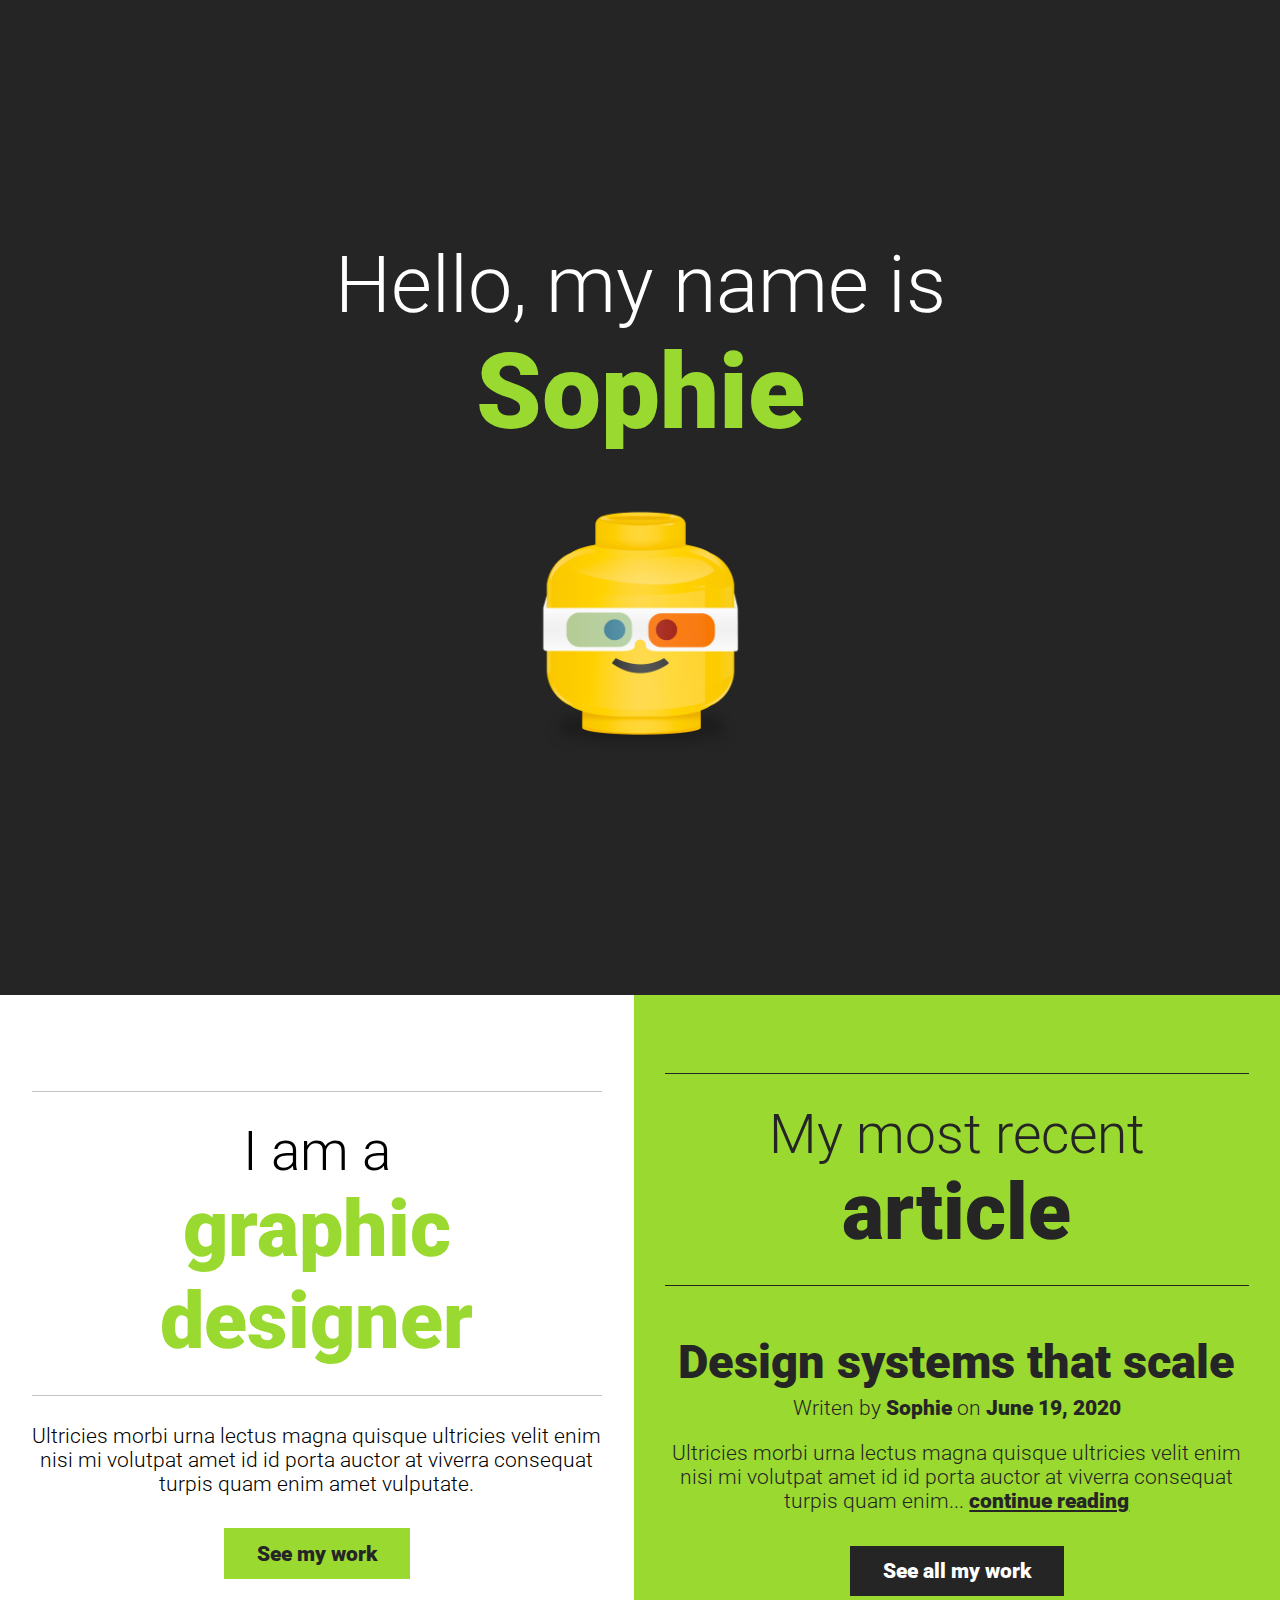
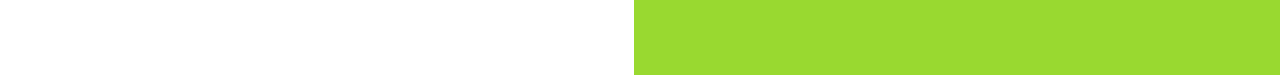
<file: chasllenge/index.html>
<!DOCTYPE html>
<html>
    <head>
        <meta http-equiv="X-UA-Compatible" content="IE=edge">
    <meta name="viewport" content="width=device-width, initial-scale=1.0">
        <title>HTML & CSS Fundamentals | Challenges</title>
        <link href="https://fonts.googleapis.com/css2?family=Roboto:wght@300;900&display=swap" rel="stylesheet">
        <link href="style.css" rel="stylesheet">
    </head>
    <body>
            
            <header class="inverse">
                <div class="container">
                    <h1>Hello, my name is <span class="accent-text">Sophie</span></h1>
                    <img src="sophie.png" alt="portrait of Sophie">
                </div>
            </header>
            
            <main class="flexbox">
                <section class="about-me">
                    <div class="container">
                        <h2>I am a <span class="accent-text">graphic designer</span></h2>
                        <p>Ultricies morbi urna lectus magna quisque ultricies velit enim nisi mi volutpat amet id id porta auctor at viverra consequat turpis quam enim amet vulputate.</p>
                        <a href="#" class="btn">See my work</a>
                    </div>
                </section>
                
                
                <section class="articles inverse">
                    <div class="container">
                        <h2>My most recent <span class="accent-text">article</span></h2>
                        <article>
                            <h3>Design systems that scale</h3>
                            <p class="small-text">Writen by <span class="name">Sophie</span> on <time datetime="2020-06-19">June 19, 2020</time></p>
                            <p>Ultricies morbi urna lectus magna quisque ultricies velit enim nisi mi volutpat amet id id porta auctor at viverra consequat turpis quam enim... <a href="#">continue reading</a></p>
                            <a href="#" class="btn">See all my work</a>      
                        </article>
                    </div>
                </section>
            </main>
            
    </body> 
</html>
</file>
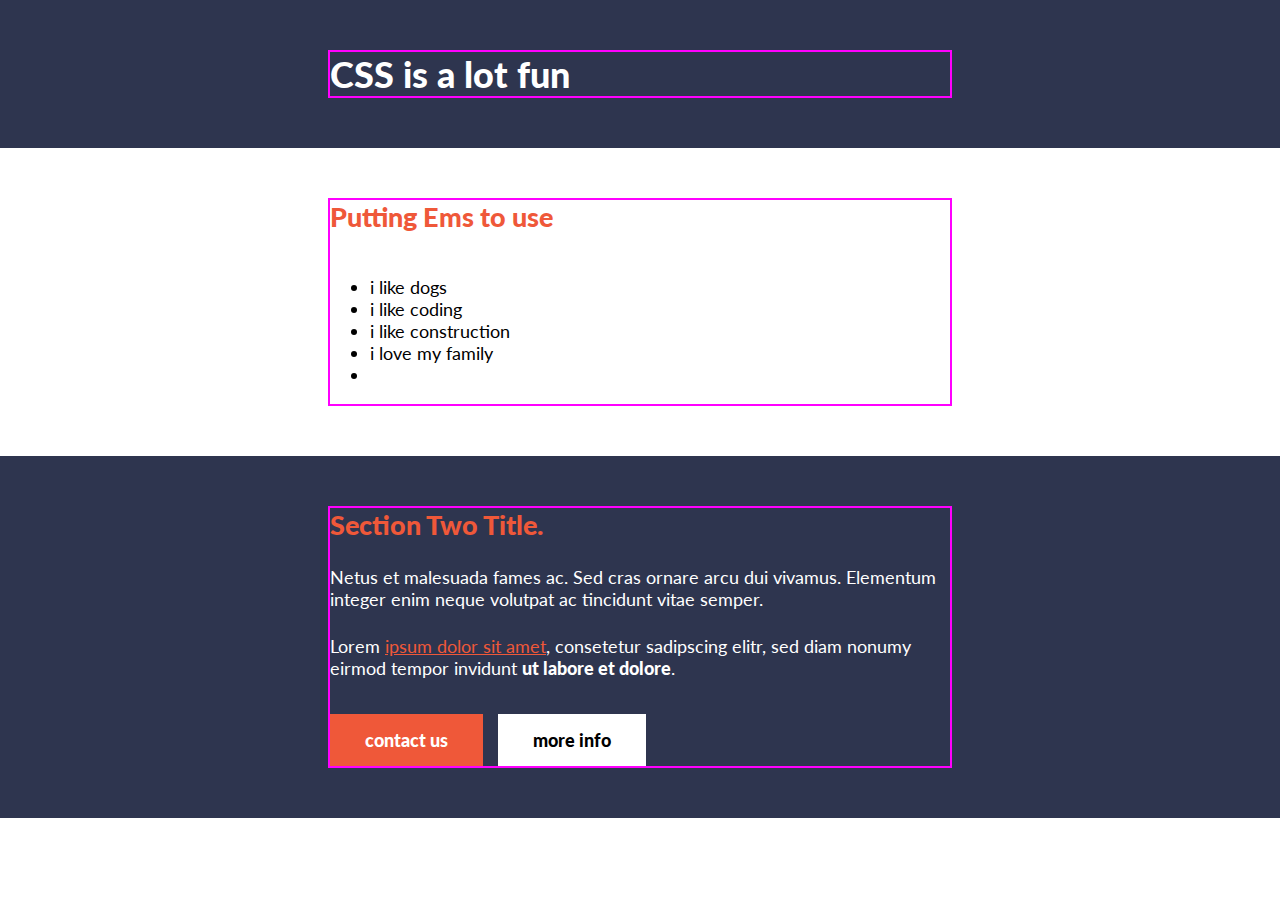
<file: Module 1 - Putting it all together/index.html>
<!DOCTYPE html>
<html lang="en">

<head>
    <meta charset="UTF-8">
	<link rel="stylesheet" href="style.css">
    <meta name="viewport" content="width=device-width, initial-scale=1.0">
	<link rel="preconnect" href="https://fonts.googleapis.com">
	<link rel="preconnect" href="https://fonts.gstatic.com" crossorigin>
	<link href="https://fonts.googleapis.com/css2?family=Lato:ital,wght@0,400;0,700;0,900;1,400&display=swap" rel="stylesheet">
    <title>Css is fun!</title>
</head>

<body>
	<header class="blue-box">
		<div class="container">
			<h1>CSS is a lot fun</h1>
		</div>
	</header>
	<section>
		<div class="container">
			<h2>Putting Ems to use</h2>

			<ul>
				<li>i like dogs</li>
				<li>i like coding</li>
				<li>i like construction</li>
				<li>i love my family</li>
				<li></li>
			</ul>
			<!-- <img src="images/boardwalk.png" alt="Nice sidewalk">
			<p class="p-space">Netus et malesuada fames ac. <a href="#">Sed cras ornare arcu</a> dui vi	vamus. <span class="bold">Elementum integer enim neque</span> volutpat ac tincidunt vitae semper.</p> -->
		</div>	
	</section>
	<section class="blue-box">
		<div class="container">
			<h2>Section Two Title.</h2>
			<p>Netus et malesuada fames ac. Sed cras ornare arcu dui vivamus. Elementum integer enim neque volutpat ac tincidunt vitae semper.</p>
			<p class="p-space">Lorem <a href="#">ipsum dolor sit amet</a>, consetetur sadipscing elitr, sed diam nonumy eirmod tempor invidunt <span class="bold">ut labore et dolore</span>. </p>
			<a href="#"class="btn red-btn">contact us</a>
			<a href="#" class="btn white-btn">more info</a>
		</div>	
	</section>
</body>

</html>

<!-- 
    
CSS is a lot of fun


Section One Title.

Netus et malesuada fames ac. Sed cras ornare arcu dui vivamus. Elementum integer enim neque volutpat ac tincidunt vitae semper.


Section Two Title.

Netus et malesuada fames ac. Sed cras ornare arcu dui vivamus. Elementum integer enim neque volutpat ac tincidunt vitae semper.

Lorem ipsum dolor sit amet, consetetur sadipscing elitr, sed diam nonumy eirmod tempor invidunt ut labore et dolore. 

contact us
more info

    
 -->
</file>
<file: chasllenge/style.css>
html{
    font-size: 0.9rem;
}

body {
    text-align: center;
    font-family: 'Roboto', sans-serif;
    font-weight: 300;
    margin: 0 ;
}

.container {
    max-width: 570px;
    margin: 0 auto;
    padding: 1rem;
}

img {
    max-width: 40%;
}

h1,
h2 {
    font-weight: 300; 
}

h1 {
    font-size: 3.75rem;
    margin-top: 0;
}

h2 {
    font-size: 2.625rem;
    margin-top: 0;
    border-top: solid 1px #c4c4c4;
    border-bottom: solid 1px #c4c4c4;
    
    padding: 0.5em 0;
    margin-bottom: .5em;
}

h3 {
    font-size: 2.25rem;
    font-weight: 900;
    margin-bottom: 0;
}

.accent-text {
    display: block;
}

h1 .accent-text {
    font-size: 5rem;
}

h2 .accent-text {
    font-size: 3.75rem;
}

.accent-text,
.name,
time {
    font-weight: 900;
    color: #99D930;
}

p {
    margin-bottom: 0;
}

a {
    color: #99D930;
    font-weight: 900;
}

a:hover,
a:focus {
    color: #131313;
}

.small-text {
    font-size: 1rem;
    margin-top: .3125em;
} 

header,
section {
    padding: 2.25em 0;
}

.inverse {
    color: #fff;
    background: #252525;
}

.inverse .btn:hover,
.inverse .btn:focus {
    background: #fff;
    color: #252525;
}

.btn {
    display: inline-block;
    color: #252525;
    text-decoration: none;
    background: #99D930;
    padding: .625rem 1.5625rem;
    margin-top: 1.5625rem;
}

.btn:hover,
.btn:focus {
    background: #252525;
    color: #fff;
}

@media(min-width: 600px) {
    html {
        font-size: 1.3125rem;
    }

    .container {
        padding: 0;
    }
}

@media(min-width: 750px) {
    header {
        min-height: 100vh;
        display: flex;
        align-items: center;
    }

    .flexbox {
        display: flex;
        align-items: center;
    }

    .container{
        max-width: 100%
    }
    
    .about-me .container,
    .articles .container {
        padding: 1.5em;
    }

    .articles{
        background: #99D930;
        color: #252525;
    }

    .articles .container h2{
        border-color: currentColor;
    }

    .articles .container .accent-text,
    article p a,
    time,
    .name
    {
        color:currentColor;
    }
    
    article p a:hover{
        color: #fff;
    }

    .articles .btn {
        color:#fff;
        background:#252525;
    }

}
</file>
<file: Module 1 - Putting it all together/style.css>
body{
	margin: 0;
	font-size: 18px;
	font-family: 'Lato', sans-serif;
}

img {
	width: 100%;
}

ul {
	/* font size 1em = 100% font size of parent */
	font-size: 1,5em;
}

h1, h2 {
	font-weight: 900;
}

h2, a {
	color:#ef5839;
}

h1, h2, p{
	margin: 0;
}

header, section{
	padding: 50px 100px;
}

h1 {
	font-size: 36px;
}

h2 {
	padding-bottom: 25px;
}

a:hover, a:focus {
	color: green;
	background: lightgreen;
}

.blue-box {
	background: #2e354f;
	color: #fff;
}

.container {
	width: 90%;
	margin: 0 auto;
	border: fuchsia 2px solid;
	max-width: 620px;
}

.p-space{
	padding-top: 25px;
}

.bold{
	font-weight: 900;
}

.btn {
	display: inline-block;
	padding:15px 35px;
	margin: 35px 10px 0 0;
	text-decoration: none;
	font-weight: 900;
	
}

.red-btn {
	color: #fff;
	background: #ef5839;
}

.white-btn {
	color: #000;
	background: #fff;
	
}
</file>
